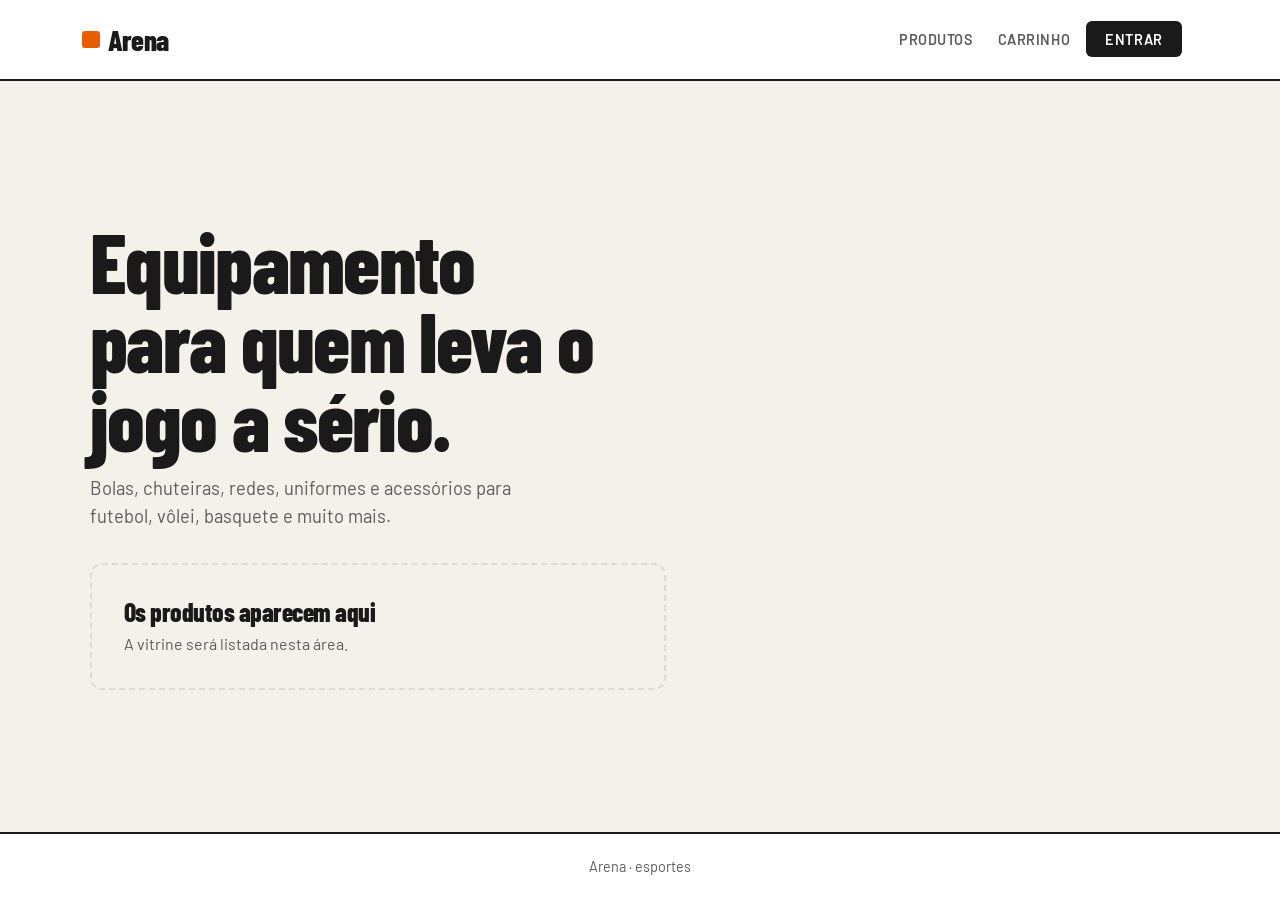
<file: index.html>
<!DOCTYPE html>
<html lang="pt-br">
<head>
    <meta charset="UTF-8">
    <meta name="viewport" content="width=device-width, initial-scale=1.0">
    <title>Arena · Produtos</title>
    <link href="https://cdn.jsdelivr.net/npm/bootstrap@5.3.3/dist/css/bootstrap.min.css" rel="stylesheet" integrity="sha384-QWTKZyjpPEjISv5WaRU9OFeRpok6YctnYmDr5pNlyT2bRjXh0JMhjY6hW+ALEwIH" crossorigin="anonymous">
    <link href="https://fonts.googleapis.com/css2?family=Barlow:wght@400;500;600&family=Barlow+Condensed:wght@700;800&display=swap" rel="stylesheet">
    <link href="style.css" rel="stylesheet">
</head>
<body>
    <header>
        <nav class="navbar navbar-expand-lg" data-bs-theme="dark">
            <div class="container">
                <a class="navbar-brand marca" href="index.html"><span class="marca-disco" aria-hidden="true"></span>Arena</a>
                <button class="navbar-toggler" type="button" data-bs-toggle="collapse" data-bs-target="#navbarNav" aria-controls="navbarNav" aria-expanded="false" aria-label="Abrir menu">
                    <span class="navbar-toggler-icon"></span>
                </button>
                <div class="collapse navbar-collapse justify-content-end" id="navbarNav">
                    <ul class="navbar-nav align-items-lg-center gap-lg-2">
                        <li class="nav-item"><a class="nav-link" href="index.html">Produtos</a></li>
                        <li class="nav-item"><a class="nav-link" href="carrinho.html">Carrinho</a></li>
                        <li class="nav-item" id="nav-login"><a class="nav-link nav-entrar" href="login.html">Entrar</a></li>
                    </ul>
                    <div class="dropdown ms-lg-3 my-2 my-lg-0">
                        <button id="user-info" class="btn btn-vidro dropdown-toggle" type="button" data-bs-toggle="dropdown" aria-expanded="false" style="display: none">
                            Opções
                        </button>
                        <ul class="dropdown-menu dropdown-menu-end">
                            <li><a class="dropdown-item" href="cadastro.html">Perfil</a></li>
                            <li><hr class="dropdown-divider"></li>
                            <li><a class="dropdown-item" href="#" onclick="logout()">Sair</a></li>
                        </ul>
                    </div>
                </div>
            </div>
        </nav>
    </header>
    <main>
        <section class="hero">
            <h1>Equipamento para quem leva o jogo a sério.</h1>
            <p>Bolas, chuteiras, redes, uniformes e acessórios para futebol, vôlei, basquete e muito mais.</p>
            <div id="produtos" class="vidro vazio">
                <h2>Os produtos aparecem aqui</h2>
                <p>A vitrine será listada nesta área.</p>
            </div>
        </section>
        <!-- ALERTA TOAST -->
        <div class="position-fixed" style="top: 50%; left: 50%; transform: translate(-50%, -50%); z-index: 1050;">
            <div id="liveToast" class="toast align-items-center text-white bg-success border-0" role="alert" aria-live="assertive" aria-atomic="true" data-bs-delay="5000">
                <div class="d-flex">
                    <div class="toast-body" id="toast-message">Mensagem</div>
                    <button type="button" class="btn-close btn-close-white me-2 m-auto" data-bs-dismiss="toast" aria-label="Fechar"></button>
                </div>
            </div>
        </div>
        <!-- FIM ALERTA TOAST -->
    </main>
    <footer>Arena · esportes</footer>

    <script src="./pages.js"></script>

    <script src="https://cdn.jsdelivr.net/npm/bootstrap@5.3.3/dist/js/bootstrap.bundle.min.js" integrity="sha384-YvpcrYf0tY3lHB60NNkmXc5s9fDVZLESaAA55NDzOxhy9GkcIdslK1eN7N6jIeHz" crossorigin="anonymous"></script>
</body>
</html>
</file>
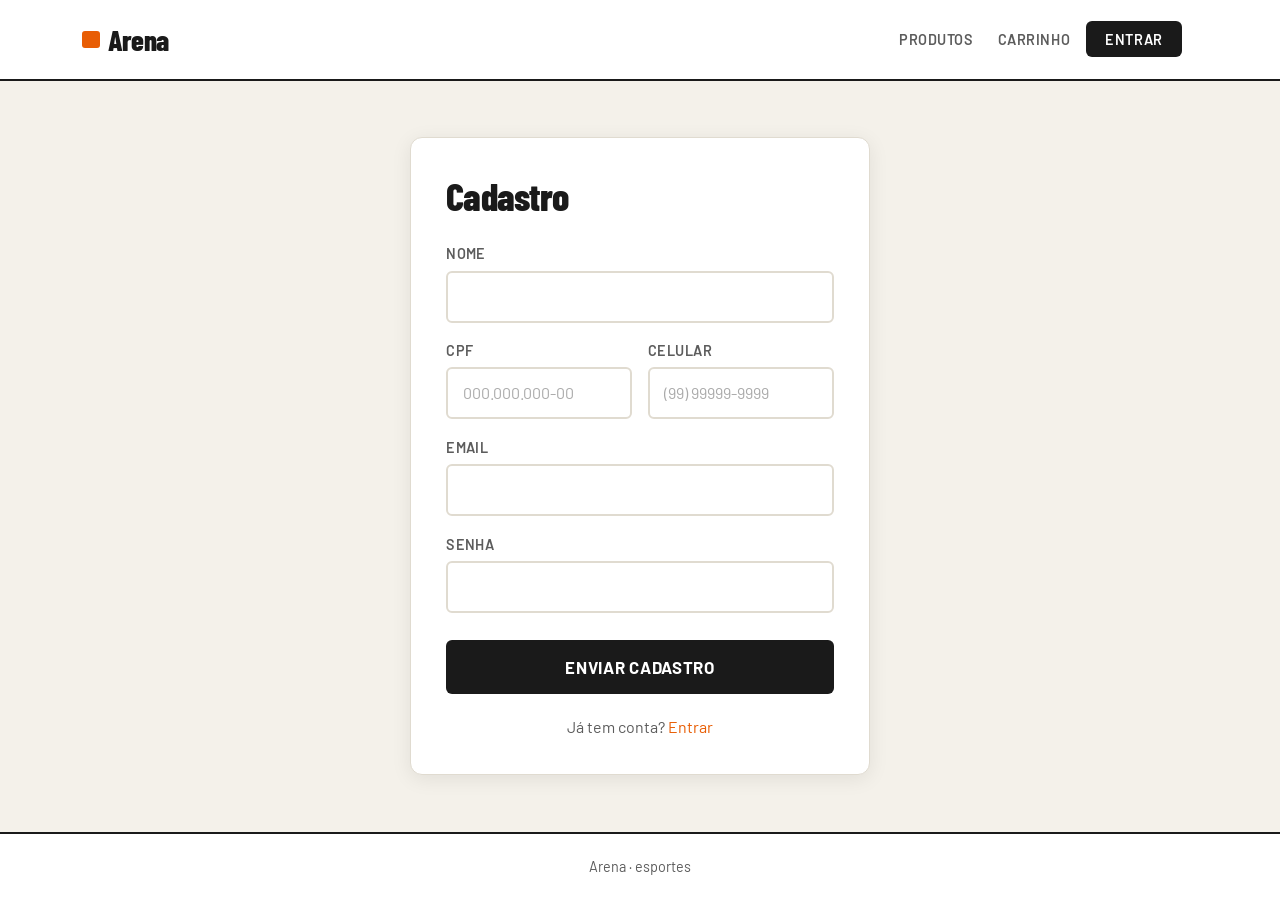
<file: cadastro.html>
<!DOCTYPE html>
<html lang="pt-br">
<head>
    <meta charset="UTF-8">
    <meta name="viewport" content="width=device-width, initial-scale=1.0">
    <title>Arena · Cadastro</title>
    <link href="https://cdn.jsdelivr.net/npm/bootstrap@5.3.3/dist/css/bootstrap.min.css" rel="stylesheet" integrity="sha384-QWTKZyjpPEjISv5WaRU9OFeRpok6YctnYmDr5pNlyT2bRjXh0JMhjY6hW+ALEwIH" crossorigin="anonymous">
    <link href="https://fonts.googleapis.com/css2?family=Barlow:wght@400;500;600&family=Barlow+Condensed:wght@700;800&display=swap" rel="stylesheet">
    <link href="style.css" rel="stylesheet">
</head>
<body>
    <header>
        <nav class="navbar navbar-expand-lg" data-bs-theme="dark">
            <div class="container">
                <a class="navbar-brand marca" href="index.html"><span class="marca-disco" aria-hidden="true"></span>Arena</a>
                <button class="navbar-toggler" type="button" data-bs-toggle="collapse" data-bs-target="#navbarNav" aria-controls="navbarNav" aria-expanded="false" aria-label="Abrir menu">
                    <span class="navbar-toggler-icon"></span>
                </button>
                <div class="collapse navbar-collapse justify-content-end" id="navbarNav">
                    <ul class="navbar-nav align-items-lg-center gap-lg-2">
                        <li class="nav-item"><a class="nav-link" href="index.html">Produtos</a></li>
                        <li class="nav-item"><a class="nav-link" href="carrinho.html">Carrinho</a></li>
                        <li class="nav-item" id="nav-login"><a class="nav-link nav-entrar" href="login.html">Entrar</a></li>
                    </ul>
                    <div class="dropdown ms-lg-3 my-2 my-lg-0">
                        <button id="user-info" class="btn btn-vidro dropdown-toggle" type="button" data-bs-toggle="dropdown" aria-expanded="false" style="display: none">
                            Opções
                        </button>
                        <ul class="dropdown-menu dropdown-menu-end">
                            <li><a class="dropdown-item" href="cadastro.html">Perfil</a></li>
                            <li><hr class="dropdown-divider"></li>
                            <li><a class="dropdown-item" href="#" onclick="logout()">Sair</a></li>
                        </ul>
                    </div>
                </div>
            </div>
        </nav>
    </header>
    <main>
        <form id="form_cadastro" class="vidro">
            <h1>Cadastro</h1>
            <div class="campo">
                <label for="nome">Nome</label>
                <input type="text" id="nome" required class="input_texto" autocomplete="name">
            </div>
            <div class="linha">
                <div class="campo">

                    <label for="cpf">CPF</label>
                    <input type="text" id="cpf" placeholder="000.000.000-00" required class="input_texto">
                </div>
                <div class="campo">
                    <label for="celular">Celular</label>
                    <input type="tel" id="celular" placeholder="(99) 99999-9999" required class="input_texto" autocomplete="tel">
                </div>
            </div>
            <div class="campo">
                <label for="email">Email</label>
                <input type="email" id="email" required class="input_texto" autocomplete="email">
            </div>
            <div class="campo">
                <label for="senha">Senha</label>
                <input type="password" id="senha" required class="input_texto" autocomplete="new-password">
            </div>
            <!-- CEP, Rua, Número, Bairro, Cidade, Estado(UF), Senha -->
            <!--
            <label for="cep">CEP:</label>
            <input type="text" id="cep" placeholder="00000-000" onblur="pesquisarCEP(this.value)" required class="input_texto">
            <p id="resposta"></p>

            <label for="rua">Rua:</label>
            <input type="text" id="rua" required class="input_texto">
            <label for="numero">Número:</label>
            <input type="number" id="numero" required class="input_texto">
            <label for="bairro">Bairro:</label>
            <input type="text" id="bairro" required class="input_texto">
            <label for="cidade">Cidade:</label>
            <input type="text" id="cidade" required class="input_texto">
            <label for="estado">Estado:</label>
            <input type="text" id="estado" required class="input_texto">
            -->
            <input type="submit" id="btn_enviar" value="Enviar cadastro" class="btn_enviar">
            <p class="troca">Já tem conta? <a href="login.html">Entrar</a></p>
        </form>
        <!-- ALERTA TOAST -->
        <div class="position-fixed" style="top: 50%; left: 50%; transform: translate(-50%, -50%); z-index: 1050;">
            <div id="liveToast" class="toast align-items-center text-white bg-success border-0" role="alert" aria-live="assertive" aria-atomic="true" data-bs-delay="5000">
                <div class="d-flex">
                    <div class="toast-body" id="toast-message">Mensagem</div>
                    <button type="button" class="btn-close btn-close-white me-2 m-auto" data-bs-dismiss="toast" aria-label="Fechar"></button>
                </div>
            </div>
        </div>
        <!-- FIM ALERTA TOAST -->
    </main>
   <footer>Arena · esportes</footer>
    <script>
        function pegarDados(){
            const dados = {
                nome: document.getElementById("nome").value,
                cpf: document.getElementById("cpf").value,
                celular: document.getElementById("celular").value,
                email: document.getElementById("email").value,
                senha: document.getElementById("senha").value
            }
            return dados
        }

        const form_cadastro = document.getElementById("form_cadastro")
        const btn_enviar = document.getElementById("btn_enviar")
        form_cadastro.addEventListener("submit", async (event)=>{
            event.preventDefault()
            btn_enviar.disabled = true
            btn_enviar.value = "Enviando cadastro..."
            const dados = pegarDados()
            //alert(JSON.stringify(dados))
            try {
                const resposta = await fetch("http://localhost:3000/cliente", {
                    method: "POST", headers: { "Content-Type": "application/json" },
                    body: JSON.stringify(dados)
                })
                if (!resposta.ok) {throw new Error("Erro na API")}
                mostrarToast("✅ Cadastro enviado com sucesso!", "bg-success");
                form_cadastro.reset()
            } catch(error) {
                mostrarToast("❌ Falha ao enviar. " + error, "bg-danger");
            } finally {
                btn_enviar.value = "Enviar Cadastro"
                btn_enviar.disabled = false
            }
        })
    </script>

    <script src="./pages.js"></script>

    <script src="https://cdn.jsdelivr.net/npm/bootstrap@5.3.3/dist/js/bootstrap.bundle.min.js" integrity="sha384-YvpcrYf0tY3lHB60NNkmXc5s9fDVZLESaAA55NDzOxhy9GkcIdslK1eN7N6jIeHz" crossorigin="anonymous"></script>
</body>
</html>
</file>
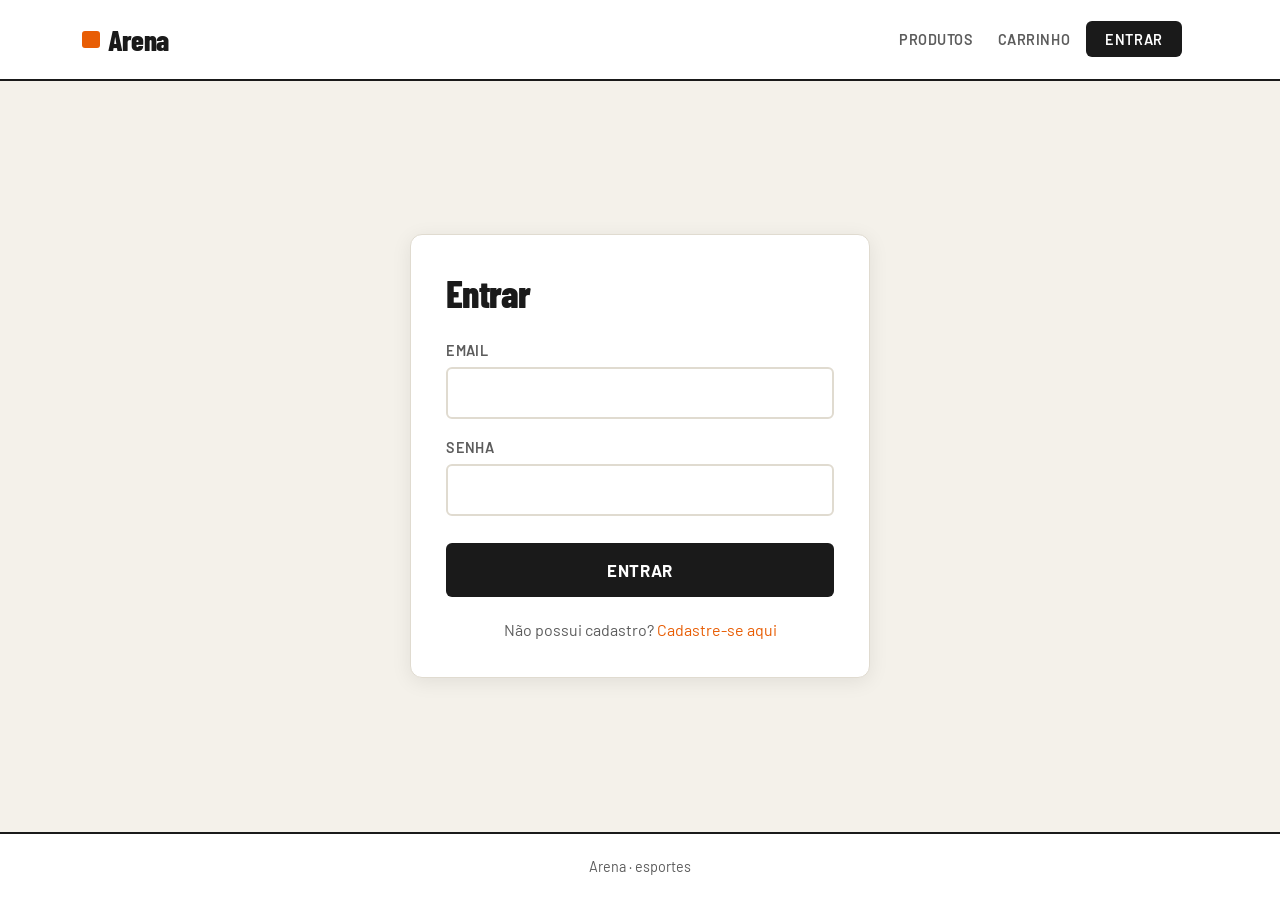
<file: login.html>
<!DOCTYPE html>
<html lang="pt-br">
<head>
    <meta charset="UTF-8">
    <meta name="viewport" content="width=device-width, initial-scale=1.0">
    <title>Arena · Entrar</title>
    <link href="https://cdn.jsdelivr.net/npm/bootstrap@5.3.3/dist/css/bootstrap.min.css" rel="stylesheet" integrity="sha384-QWTKZyjpPEjISv5WaRU9OFeRpok6YctnYmDr5pNlyT2bRjXh0JMhjY6hW+ALEwIH" crossorigin="anonymous">
    <link href="https://fonts.googleapis.com/css2?family=Barlow:wght@400;500;600&family=Barlow+Condensed:wght@700;800&display=swap" rel="stylesheet">
    <link href="style.css" rel="stylesheet">
</head>
<body>
    <header>
        <nav class="navbar navbar-expand-lg" data-bs-theme="dark">
            <div class="container">
                <a class="navbar-brand marca" href="index.html"><span class="marca-disco" aria-hidden="true"></span>Arena</a>
                <button class="navbar-toggler" type="button" data-bs-toggle="collapse" data-bs-target="#navbarNav" aria-controls="navbarNav" aria-expanded="false" aria-label="Abrir menu">
                    <span class="navbar-toggler-icon"></span>
                </button>
                <div class="collapse navbar-collapse justify-content-end" id="navbarNav">
                    <ul class="navbar-nav align-items-lg-center gap-lg-2">
                        <li class="nav-item"><a class="nav-link" href="index.html">Produtos</a></li>
                        <li class="nav-item"><a class="nav-link" href="carrinho.html">Carrinho</a></li>
                        <li class="nav-item" id="nav-login"><a class="nav-link nav-entrar" href="login.html">Entrar</a></li>
                    </ul>
                    <div class="dropdown ms-lg-3 my-2 my-lg-0">
                        <button id="user-info" class="btn btn-vidro dropdown-toggle" type="button" data-bs-toggle="dropdown" aria-expanded="false" style="display: none">
                            Opções
                        </button>
                        <ul class="dropdown-menu dropdown-menu-end">
                            <li><a class="dropdown-item" href="cadastro.html">Perfil</a></li>
                            <li><hr class="dropdown-divider"></li>
                            <li><a class="dropdown-item" href="#" onclick="logout()">Sair</a></li>
                        </ul>
                    </div>
                </div>
            </div>
        </nav>
    </header>
    <main>
        <form id="form_login" class="vidro">
            <h1>Entrar</h1>
            <div class="campo">
                <label for="email">Email</label>
                <input type="email" id="email" required class="input_texto" autocomplete="email">
            </div>
            <div class="campo">
                <label for="senha">Senha</label>
                <input type="password" id="senha" required class="input_texto" autocomplete="current-password">
            </div>
            <input type="submit" value="Entrar" id="btn_enviar" class="btn_enviar">
            <p class="troca">Não possui cadastro? <a href="cadastro.html">Cadastre-se aqui</a></p>
        </form>
        <!-- ALERTA TOAST -->
        <div class="position-fixed" style="top: 50%; left: 50%; transform: translate(-50%, -50%); z-index: 1050;">
            <div id="liveToast" class="toast align-items-center text-white bg-success border-0" role="alert" aria-live="assertive" aria-atomic="true" data-bs-delay="5000">
                <div class="d-flex">
                    <div class="toast-body" id="toast-message">Mensagem</div>
                    <button type="button" class="btn-close btn-close-white me-2 m-auto" data-bs-dismiss="toast" aria-label="Fechar"></button>
                </div>
            </div>
        </div>
        <!-- FIM ALERTA TOAST -->
    </main>
    <footer>Arena · esportes</footer>
    <script>
        function pegar_dados() {
            const dados = {
                email: document.getElementById("email").value,
                senha: document.getElementById("senha").value
            }
            return dados
        }
        const form = document.getElementById("form_login")
        const btn_enviar = document.getElementById("btn_enviar")
        form.addEventListener("submit", async (event) => {
            event.preventDefault() // evita o recarregamento da página
            btn_enviar.disabled = true
            btn_enviar.value = "Entrando..."
            const dados = pegar_dados()
            try {
                const resposta = await fetch(
                    "http://localhost:3000/login", {
                        method: "POST",
                        headers: { "Content-Type": "application/json" },
                        body: JSON.stringify(dados)
                    }
                )
                const json_resposta = await resposta.json()
                if (!resposta.ok) {
                    if (resposta.status == 401) {
                        throw new Error(json_resposta.msg)
                    } else {
                        throw new Error("Erro inesperado na API")
                    }
                }
                localStorage.setItem("nome_cliente", json_resposta.nome)
                localStorage.setItem("token", json_resposta.token)
                window.location.href = "index.html"
            } catch (error) {
                mostrarToast("❌ Falha ao enviar. " + error, "bg-danger");

            } finally {
                btn_enviar.disabled = false
                btn_enviar.value = "Entrar"
            }
        })
    </script>

    <script src="./pages.js"></script>

    <script src="https://cdn.jsdelivr.net/npm/bootstrap@5.3.3/dist/js/bootstrap.bundle.min.js" integrity="sha384-YvpcrYf0tY3lHB60NNkmXc5s9fDVZLESaAA55NDzOxhy9GkcIdslK1eN7N6jIeHz" crossorigin="anonymous"></script>
</body>
</html>
</file>
<file: style.css>
:root {
  --fundo: #f4f1ea;
  --superficie: #ffffff;
  --texto: #1a1a1a;
  --texto-suave: #5c5c5c;
  --destaque: #e85d04;
  --destaque-escuro: #c44d03;
  --borda: #e0dbd0;
  --sombra: 0 4px 20px rgba(0, 0, 0, 0.08);
}

* {
  box-sizing: border-box;
}

body {
  min-height: 100vh;
  display: flex;
  flex-direction: column;
  margin: 0;
  font-family: "Barlow", system-ui, sans-serif;
  color: var(--texto);
  background-color: var(--fundo);
}

h1, h2, .marca {
  font-family: "Barlow Condensed", "Arial Narrow", sans-serif;
  font-weight: 800;
  letter-spacing: -0.02em;
}

a {
  color: var(--destaque);
  text-decoration: none;
}
a:hover {
  color: var(--destaque-escuro);
}

/* Cards e containers */
.vidro, .card, .dropdown-menu, .toast {
  background: var(--superficie);
  border: 1px solid var(--borda);
  border-radius: 12px;
  box-shadow: var(--sombra);
}

/* Navbar */
.navbar {
  position: sticky;
  top: 0;
  z-index: 1000;
  padding: 0.8rem 0;
  background: var(--superficie);
  border-bottom: 2px solid var(--texto);
}

.marca {
  font-size: 1.8rem;
  display: inline-flex;
  align-items: center;
  gap: 0.5rem;
  color: var(--texto) !important;
}

.marca-disco {
  width: 1.1rem;
  height: 1.1rem;
  border-radius: 3px;
  background: var(--destaque);
}

.navbar .nav-link {
  color: var(--texto-suave);
  font-weight: 600;
  text-transform: uppercase;
  font-size: 0.9rem;
  letter-spacing: 0.04em;
}
.navbar .nav-link:hover,
.navbar .nav-link:focus-visible {
  color: var(--texto);
}

.nav-entrar {
  padding: 0.45rem 1.2rem !important;
  border-radius: 6px;
  color: #fff !important;
  background: var(--texto);
  border: none;
}
.nav-entrar:hover {
  background: var(--destaque);
}

.btn-vidro {
  color: var(--texto);
  background: transparent;
  border: 2px solid var(--texto);
  border-radius: 6px;
  padding: 0.4rem 1.1rem;
  font-weight: 600;
}
.btn-vidro:hover,
.btn-vidro.show {
  color: #fff;
  background: var(--texto);
}

.dropdown-menu {
  --bs-dropdown-link-hover-bg: #f4f1ea;
  --bs-dropdown-link-color: var(--texto);
  --bs-dropdown-divider-bg: var(--borda);
  padding: 0.4rem;
  border: 2px solid var(--texto);
  box-shadow: var(--sombra);
}
.dropdown-item {
  border-radius: 6px;
  font-weight: 500;
}
.dropdown-item:hover {
  background: #f4f1ea;
}

/* Conteúdo */
main {
  flex: 1;
  display: flex;
  justify-content: center;
  align-items: center;
  padding: 3rem 1.25rem;
}

.hero {
  width: 100%;
  max-width: 1100px;
}

.hero h1 {
  font-size: clamp(2.6rem, 7vw, 5.2rem);
  line-height: 0.95;
  max-width: 14ch;
  margin-bottom: 1rem;
  color: var(--texto);
}

.hero > p {
  font-size: 1.15rem;
  color: var(--texto-suave);
  max-width: 48ch;
  margin-bottom: 2rem;
}

.vazio {
  padding: 2rem;
  max-width: 36rem;
  border: 2px dashed var(--borda);
  background: transparent;
  box-shadow: none;
}
.vazio h2 {
  font-size: 1.6rem;
  margin-bottom: 0.3rem;
}
.vazio p {
  margin: 0;
  color: var(--texto-suave);
}

/* Vitrine de produtos */
.grid-produtos {
  display: grid;
  grid-template-columns: repeat(auto-fill, minmax(240px, 1fr));
  gap: 24px;
  width: 100%;
  max-width: 1200px;
}

.card {
  padding: 1.2rem;
  display: flex;
  flex-direction: column;
  justify-content: space-between;
  transition: transform 0.2s, box-shadow 0.2s;
}
.card:hover {
  transform: translateY(-4px);
  box-shadow: 0 12px 28px rgba(0, 0, 0, 0.12);
}

.card img {
  width: 100%;
  height: 160px;
  object-fit: contain;
  border-radius: 8px;
  margin-bottom: 12px;
  background: #f8f6f1;
}

.nome-produto {
  font-family: "Barlow Condensed", sans-serif;
  font-size: 1.35rem;
  font-weight: 700;
  margin-bottom: 6px;
}

.info {
  display: flex;
  justify-content: space-between;
  align-items: flex-start;
  margin-bottom: 12px;
}

.descricao {
  font-size: 0.9rem;
  color: var(--texto-suave);
  flex: 1;
}

.preco {
  font-size: 1.25rem;
  font-weight: 700;
  color: var(--destaque);
  margin-left: 10px;
}

/* Formulários */
form {
  width: 100%;
  max-width: 460px;
  padding: 2.2rem;
  border: 2px solid var(--texto);
}

form h1 {
  font-size: 2.4rem;
  margin-bottom: 1.5rem;
}

.campo {
  margin-bottom: 1.1rem;
}

.linha {
  display: grid;
  grid-template-columns: 1fr 1fr;
  gap: 0 1rem;
}

label {
  display: block;
  font-weight: 600;
  margin-bottom: 0.35rem;
  font-size: 0.9rem;
  text-transform: uppercase;
  letter-spacing: 0.03em;
  color: var(--texto-suave);
}

.input_texto,
select {
  width: 100%;
  padding: 0.75rem 0.9rem;
  font-size: 1rem;
  color: var(--texto);
  background: #fff;
  border: 2px solid var(--borda);
  border-radius: 6px;
  transition: border-color 0.2s;
}

.input_texto::placeholder {
  color: #aaa;
}

.input_texto:focus,
select:focus {
  outline: none;
  border-color: var(--destaque);
}

.input_texto[readonly],
select:disabled {
  background: #f0ede6;
  color: #888;
  cursor: not-allowed;
}

.btn_enviar {
  width: 100%;
  margin-top: 0.6rem;
  padding: 0.9rem;
  border: none;
  border-radius: 6px;
  background: var(--texto);
  color: #fff;
  font-size: 1.05rem;
  font-weight: 700;
  text-transform: uppercase;
  letter-spacing: 0.04em;
  cursor: pointer;
  transition: background 0.2s, transform 0.15s;
}

.btn_enviar:hover {
  background: var(--destaque);
  transform: translateY(-1px);
}

.btn_enviar:disabled {
  opacity: 0.55;
  cursor: wait;
  transform: none;
}

.troca {
  text-align: center;
  margin: 1.3rem 0 0;
  color: var(--texto-suave);
}

/* Toast */
.toast {
  overflow: hidden;
  border: none;
}
.toast.bg-success {
  background-color: #1a1a1a !important;
}
.toast.bg-danger {
  background-color: #c0392b !important;
}

/* Footer */
footer {
  padding: 1.4rem;
  text-align: center;
  font-size: 0.9rem;
  color: var(--texto-suave);
  border-top: 2px solid var(--texto);
  background: var(--superficie);
}

:focus-visible {
  outline: 2px solid var(--destaque);
  outline-offset: 2px;
}

@media (max-width: 575px) {
  form {
    padding: 1.6rem 1.2rem;
  }
  .linha {
    grid-template-columns: 1fr;
  }
}

@media (prefers-reduced-motion: reduce) {
  * {
    transition: none !important;
  }
}
</file>
